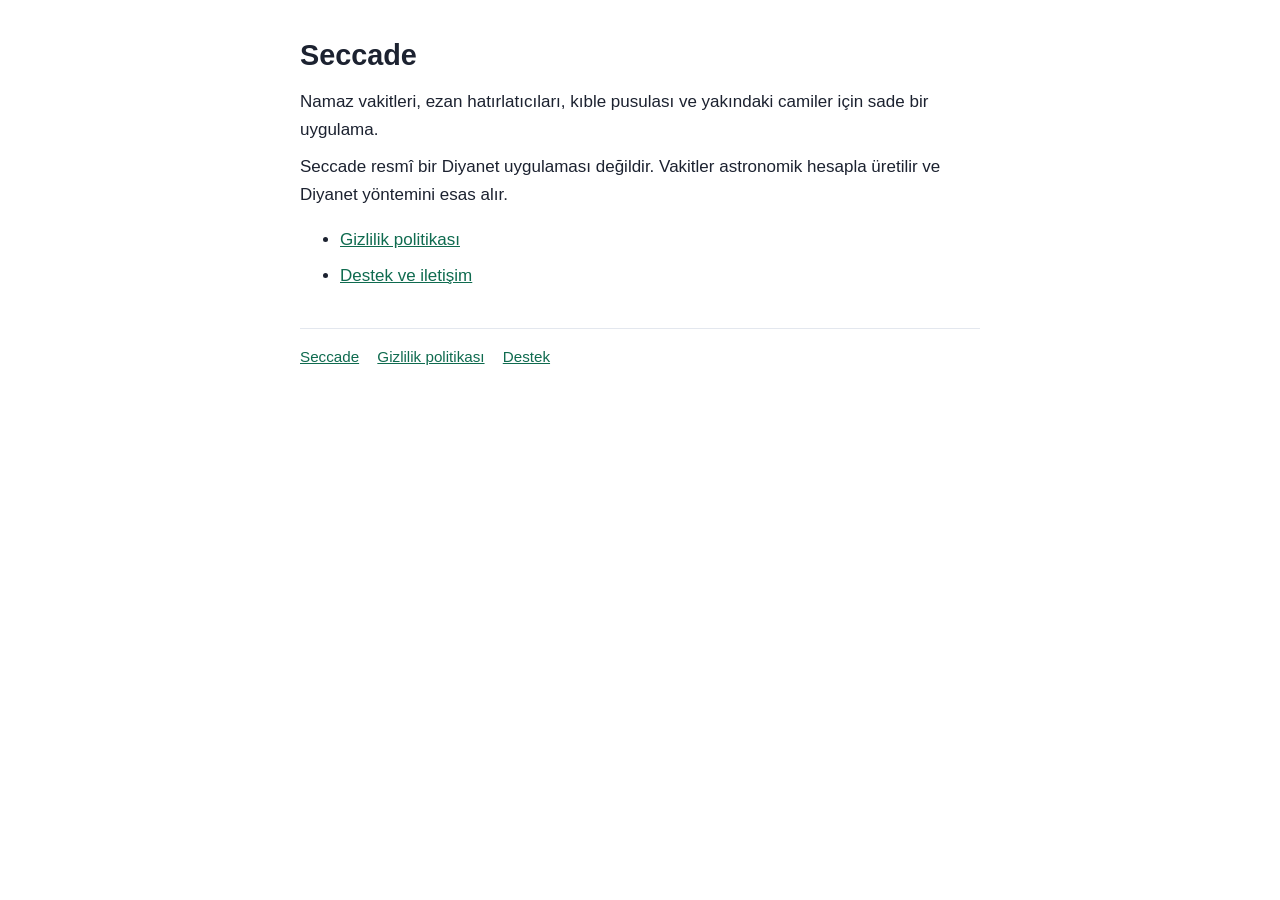
<file: index.html>
<!doctype html><html lang="tr"><head><meta charset="utf-8"><meta name="viewport" content="width=device-width,initial-scale=1"><title>Seccade</title><link rel="stylesheet" href="style.css"></head><body><main>
<h1>Seccade</h1>
<p>Namaz vakitleri, ezan hatırlatıcıları, kıble pusulası ve yakındaki camiler için sade bir uygulama.</p>
<p>Seccade resmî bir Diyanet uygulaması değildir. Vakitler astronomik hesapla üretilir ve Diyanet yöntemini esas alır.</p>
<ul><li><a href="gizlilik.html">Gizlilik politikası</a></li><li><a href="destek.html">Destek ve iletişim</a></li></ul>
<nav><a href="index.html">Seccade</a><a href="gizlilik.html">Gizlilik politikası</a><a href="destek.html">Destek</a></nav></main></body></html>
</file>
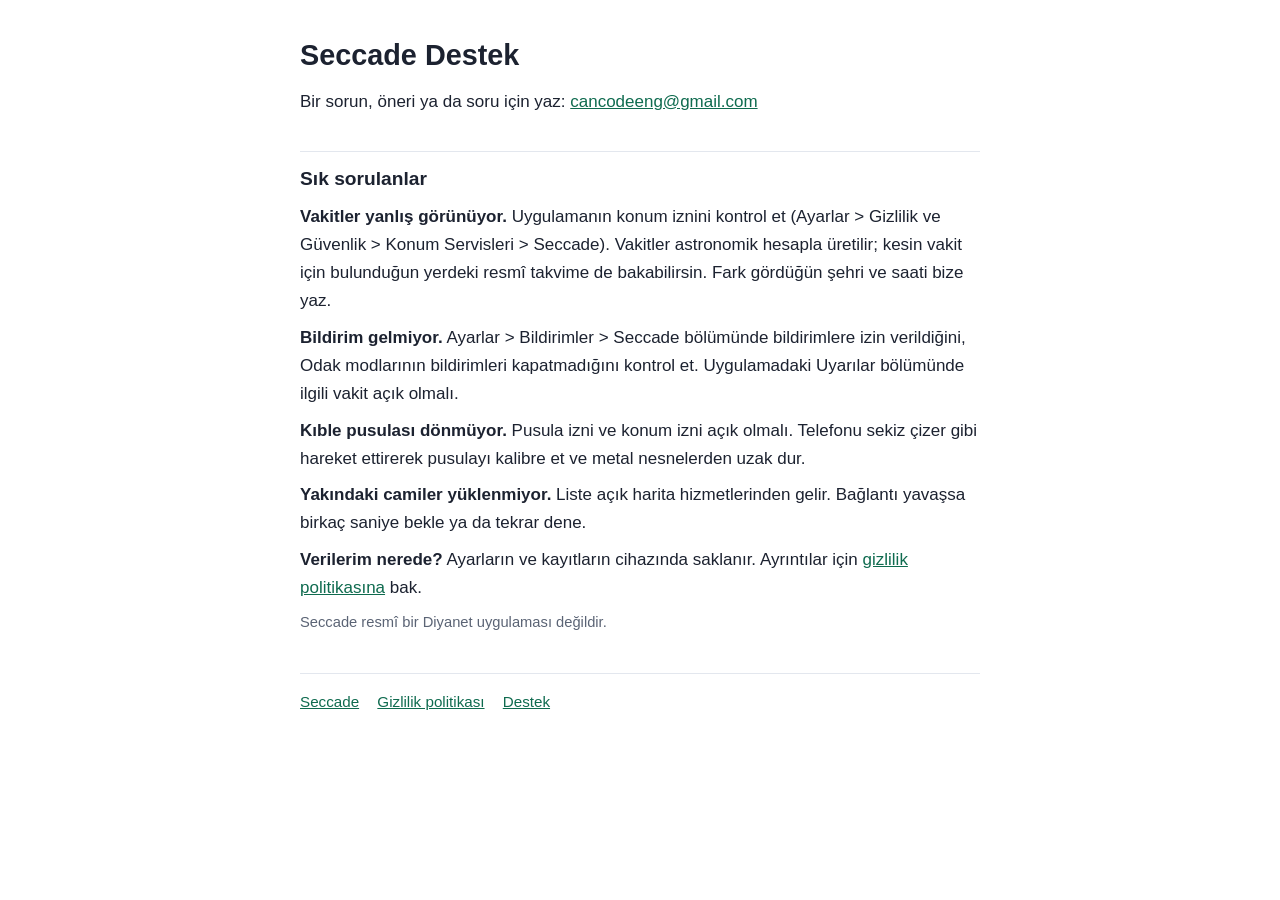
<file: destek.html>
<!doctype html><html lang="tr"><head><meta charset="utf-8"><meta name="viewport" content="width=device-width,initial-scale=1"><title>Seccade Destek</title><link rel="stylesheet" href="style.css"></head><body><main>
<h1>Seccade Destek</h1>
<p>Bir sorun, öneri ya da soru için yaz: <a href="mailto:cancodeeng@gmail.com">cancodeeng@gmail.com</a></p>

<h2>Sık sorulanlar</h2>
<p><strong>Vakitler yanlış görünüyor.</strong> Uygulamanın konum iznini kontrol et (Ayarlar > Gizlilik ve Güvenlik > Konum Servisleri > Seccade). Vakitler astronomik hesapla üretilir; kesin vakit için bulunduğun yerdeki resmî takvime de bakabilirsin. Fark gördüğün şehri ve saati bize yaz.</p>
<p><strong>Bildirim gelmiyor.</strong> Ayarlar > Bildirimler > Seccade bölümünde bildirimlere izin verildiğini, Odak modlarının bildirimleri kapatmadığını kontrol et. Uygulamadaki Uyarılar bölümünde ilgili vakit açık olmalı.</p>
<p><strong>Kıble pusulası dönmüyor.</strong> Pusula izni ve konum izni açık olmalı. Telefonu sekiz çizer gibi hareket ettirerek pusulayı kalibre et ve metal nesnelerden uzak dur.</p>
<p><strong>Yakındaki camiler yüklenmiyor.</strong> Liste açık harita hizmetlerinden gelir. Bağlantı yavaşsa birkaç saniye bekle ya da tekrar dene.</p>
<p><strong>Verilerim nerede?</strong> Ayarların ve kayıtların cihazında saklanır. Ayrıntılar için <a href="gizlilik.html">gizlilik politikasına</a> bak.</p>

<p class="mut">Seccade resmî bir Diyanet uygulaması değildir.</p>
<nav><a href="index.html">Seccade</a><a href="gizlilik.html">Gizlilik politikası</a><a href="destek.html">Destek</a></nav></main></body></html>
</file>
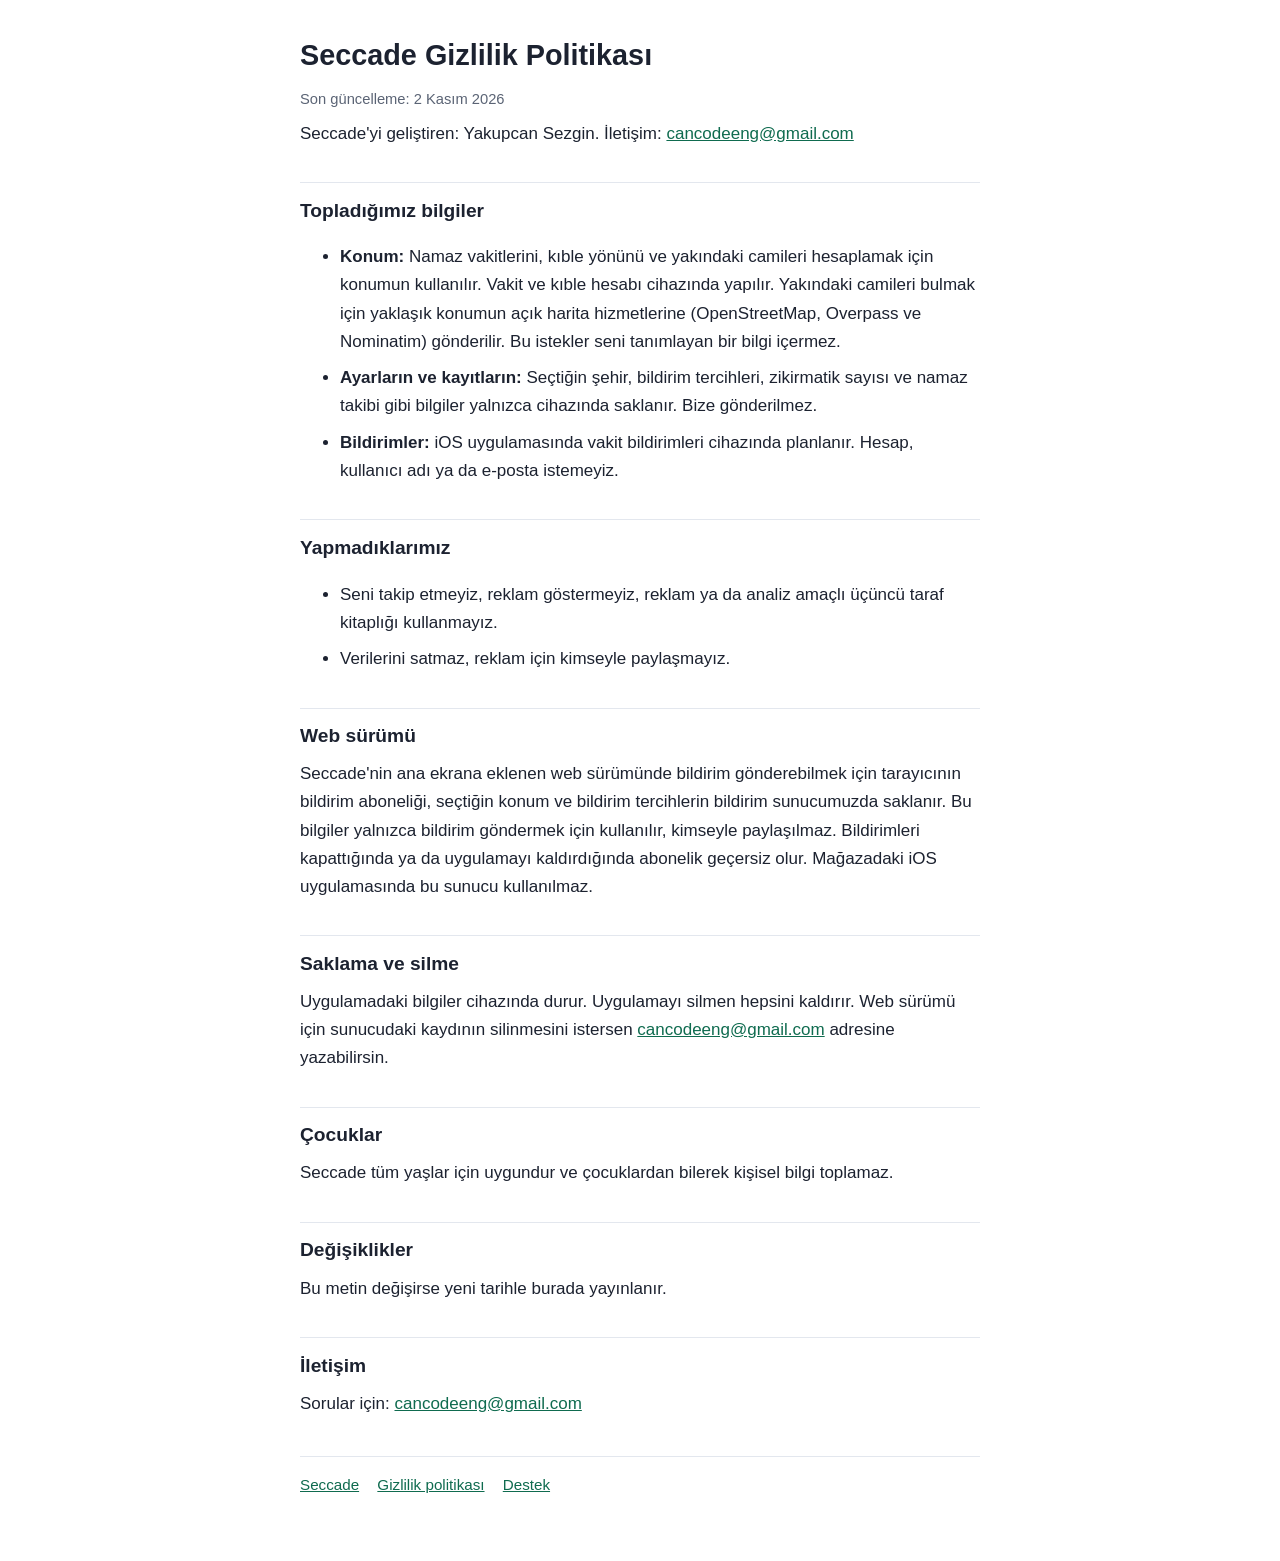
<file: gizlilik.html>
<!doctype html><html lang="tr"><head><meta charset="utf-8"><meta name="viewport" content="width=device-width,initial-scale=1"><title>Seccade Gizlilik Politikası</title><link rel="stylesheet" href="style.css"></head><body><main>
<h1>Seccade Gizlilik Politikası</h1>
<p class="mut">Son güncelleme: 2 Kasım 2026</p>
<p>Seccade'yi geliştiren: Yakupcan Sezgin. İletişim: <a href="mailto:cancodeeng@gmail.com">cancodeeng@gmail.com</a></p>

<h2>Topladığımız bilgiler</h2>
<ul>
<li><strong>Konum:</strong> Namaz vakitlerini, kıble yönünü ve yakındaki camileri hesaplamak için konumun kullanılır. Vakit ve kıble hesabı cihazında yapılır. Yakındaki camileri bulmak için yaklaşık konumun açık harita hizmetlerine (OpenStreetMap, Overpass ve Nominatim) gönderilir. Bu istekler seni tanımlayan bir bilgi içermez.</li>
<li><strong>Ayarların ve kayıtların:</strong> Seçtiğin şehir, bildirim tercihleri, zikirmatik sayısı ve namaz takibi gibi bilgiler yalnızca cihazında saklanır. Bize gönderilmez.</li>
<li><strong>Bildirimler:</strong> iOS uygulamasında vakit bildirimleri cihazında planlanır. Hesap, kullanıcı adı ya da e-posta istemeyiz.</li>
</ul>

<h2>Yapmadıklarımız</h2>
<ul>
<li>Seni takip etmeyiz, reklam göstermeyiz, reklam ya da analiz amaçlı üçüncü taraf kitaplığı kullanmayız.</li>
<li>Verilerini satmaz, reklam için kimseyle paylaşmayız.</li>
</ul>

<h2>Web sürümü</h2>
<p>Seccade'nin ana ekrana eklenen web sürümünde bildirim gönderebilmek için tarayıcının bildirim aboneliği, seçtiğin konum ve bildirim tercihlerin bildirim sunucumuzda saklanır. Bu bilgiler yalnızca bildirim göndermek için kullanılır, kimseyle paylaşılmaz. Bildirimleri kapattığında ya da uygulamayı kaldırdığında abonelik geçersiz olur. Mağazadaki iOS uygulamasında bu sunucu kullanılmaz.</p>

<h2>Saklama ve silme</h2>
<p>Uygulamadaki bilgiler cihazında durur. Uygulamayı silmen hepsini kaldırır. Web sürümü için sunucudaki kaydının silinmesini istersen <a href="mailto:cancodeeng@gmail.com">cancodeeng@gmail.com</a> adresine yazabilirsin.</p>

<h2>Çocuklar</h2>
<p>Seccade tüm yaşlar için uygundur ve çocuklardan bilerek kişisel bilgi toplamaz.</p>

<h2>Değişiklikler</h2>
<p>Bu metin değişirse yeni tarihle burada yayınlanır.</p>

<h2>İletişim</h2>
<p>Sorular için: <a href="mailto:cancodeeng@gmail.com">cancodeeng@gmail.com</a></p>
<nav><a href="index.html">Seccade</a><a href="gizlilik.html">Gizlilik politikası</a><a href="destek.html">Destek</a></nav></main></body></html>
</file>
<file: style.css>
:root{--bg:#fff;--fg:#1c2230;--mut:#5b6475;--ac:#0f6b4f;--line:#e3e7ee}
@media (prefers-color-scheme:dark){:root{--bg:#0f141c;--fg:#e8ecf3;--mut:#9aa4b5;--ac:#4ec59a;--line:#2a3342}}
*{box-sizing:border-box}
body{margin:0;background:var(--bg);color:var(--fg);font:17px/1.65 -apple-system,BlinkMacSystemFont,"Segoe UI",Roboto,sans-serif}
main{max-width:720px;margin:0 auto;padding:32px 20px 64px}
h1{font-size:1.8rem;margin:0 0 .2em}
h2{font-size:1.2rem;margin:1.8em 0 .4em;padding-top:.6em;border-top:1px solid var(--line)}
p,li{margin:.5em 0}
a{color:var(--ac)}
.mut{color:var(--mut);font-size:.92rem}
nav{margin-top:2.5em;padding-top:1em;border-top:1px solid var(--line);font-size:.95rem}
nav a{margin-right:1.2em}
</file>
